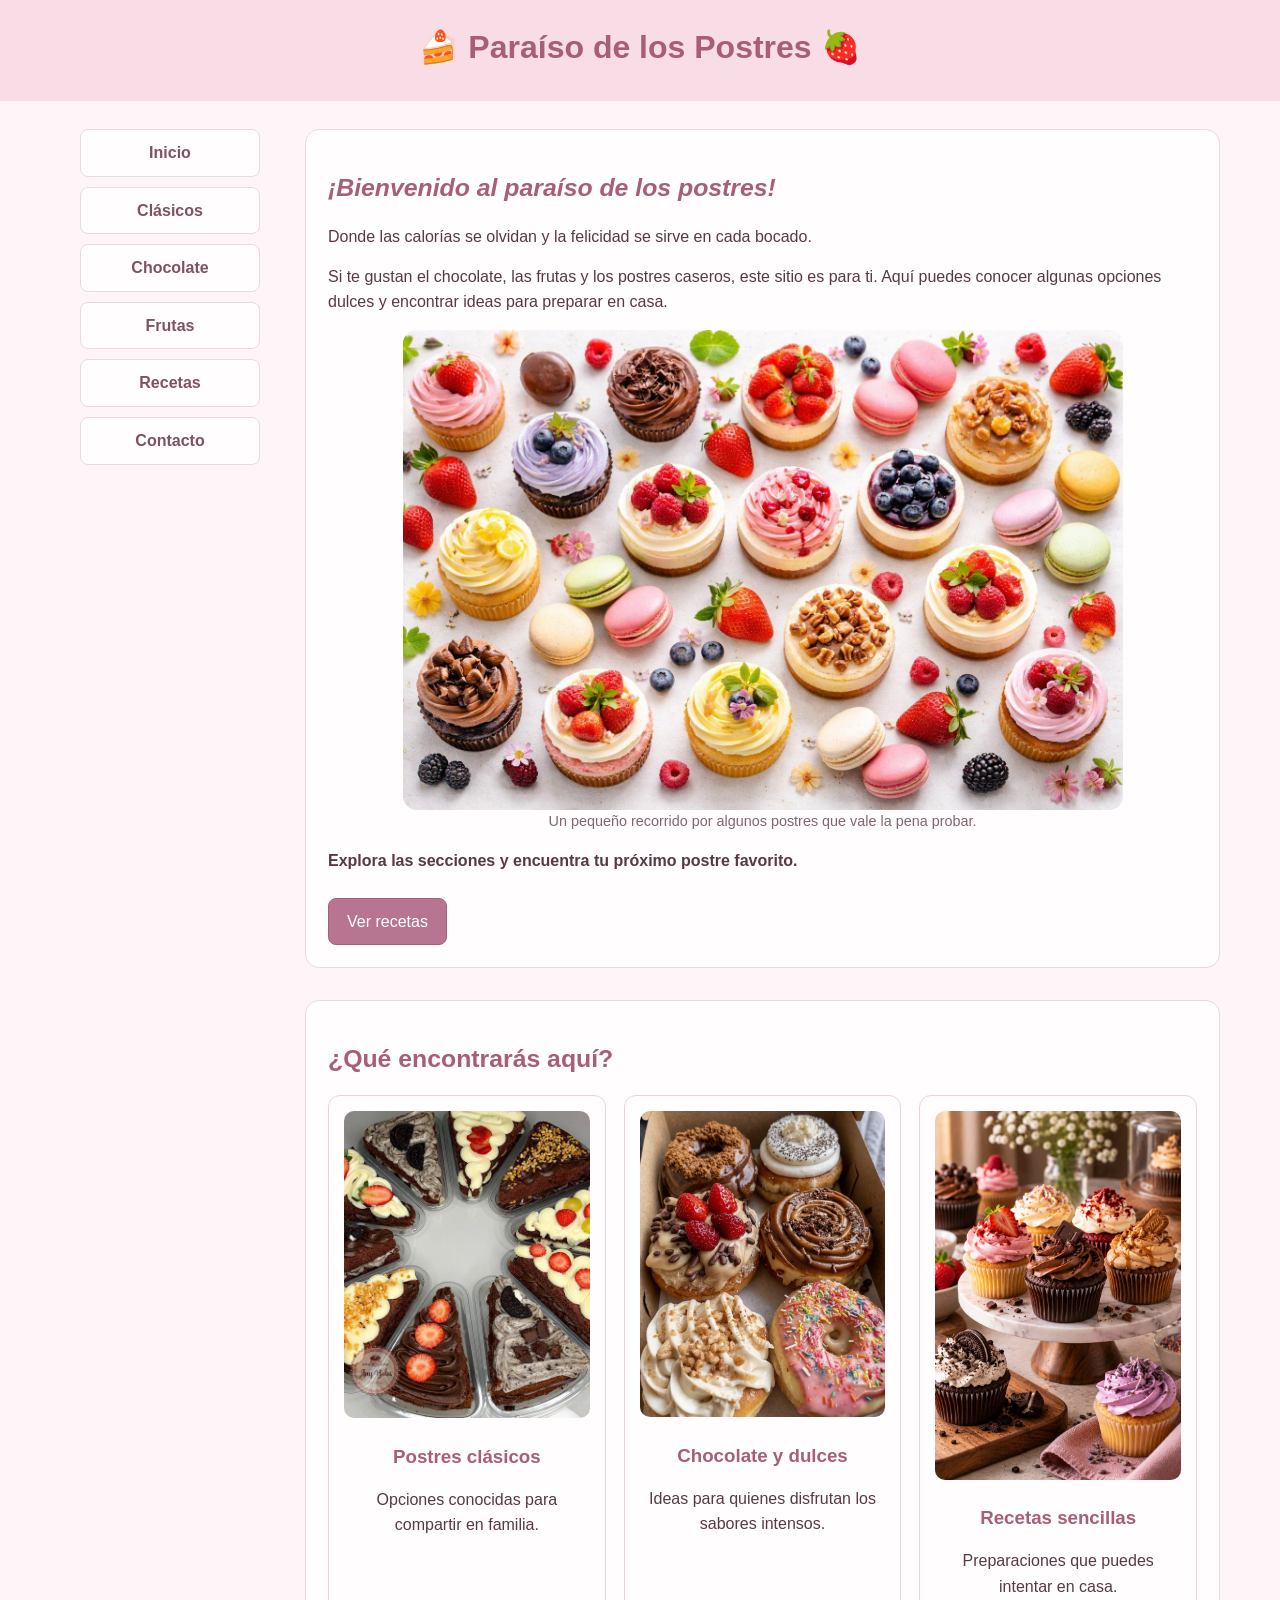
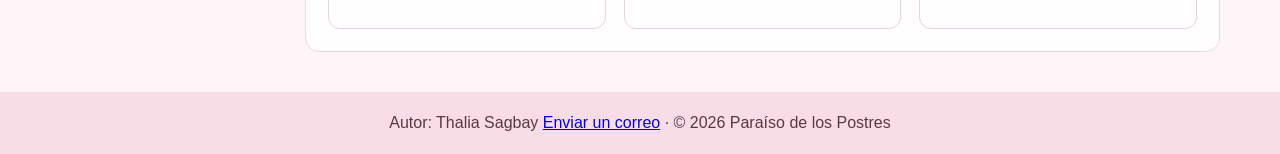
<file: index.html>
<!DOCTYPE html>
<html lang="es">

<head>
    <meta charset="UTF-8">
    <meta name="viewport" content="width=device-width, initial-scale=1.0">
    <title>Inicio | Paraíso de los Postres</title>
    <link rel="stylesheet" href="css/estilos.css">
</head>

<body>
    <div>
        <header>
            <h1>🍰 Paraíso de los Postres 🍓</h1>
        </header>

        <div class="layout-principal">
            <nav aria-label="Navegación principal">
                <ul>
                    <li><a href="index.html">Inicio</a></li>
                    <li><a href="Pages/clasicos.html">Clásicos</a></li>
                    <li><a href="Pages/chocolate.html">Chocolate</a></li>
                    <li><a href="Pages/frutas.html">Frutas</a></li>
                    <li><a href="Pages/recetas.html">Recetas</a></li>
                    <li><a href="contacto.php">Contacto</a></li>
                </ul>
            </nav>

            <main>
                <section class="seccion">
                    <h2 id="frase-inicio">¡Bienvenido al paraíso de los postres!</h2>
                    <p>Donde las calorías se olvidan y la felicidad se sirve en cada bocado.</p>
                    <p>Si te gustan el chocolate, las frutas y los postres caseros, este sitio es para ti. Aquí puedes
                        conocer algunas opciones dulces y encontrar ideas para preparar en casa.</p>
                    <figure>
                        <a href="Pages/clasicos.html">
                            <img class="imagen-principal" src="Imagenes/postre1.jpg"
                                alt="Variedad de postres y pasteles">
                        </a>
                        <figcaption>Un pequeño recorrido por algunos postres que vale la pena probar.</figcaption>
                    </figure>
                    <p class="texto-destacado">Explora las secciones y encuentra tu próximo postre favorito.</p>
                    <a class="boton" href="Pages/recetas.html">Ver recetas</a>
                </section>
                <section class="seccion">
                    <h2>¿Qué encontrarás aquí?</h2>
                    <div class="tarjetas">
                        <article class="tarjeta">
                            <a href="Pages/clasicos.html">
                                <img src="Imagenes/tarta.jpg" alt="Ilustración de una tarta con fresas">
                            </a>
                            <h3>Postres clásicos</h3>
                            <p>Opciones conocidas para compartir en familia.</p>
                        </article>
                        <article class="tarjeta">
                            <a href="Pages/chocolate.html">
                                <img src="Imagenes/donas.jpg" alt="Ilustración de donas glaseadas">
                            </a>
                            <h3>Chocolate y dulces</h3>
                            <p>Ideas para quienes disfrutan los sabores intensos.</p>
                        </article>
                        <article class="tarjeta">
                            <a href="Pages/recetas.html">
                                <img src="Imagenes/cupcakes.jpg" alt="Ilustración de un cupcake">
                            </a>
                            <h3>Recetas sencillas</h3>
                            <p>Preparaciones que puedes intentar en casa.</p>
                        </article>
                    </div>
                </section>
            </main>
        </div>

        <footer>
            <p>Autor: Thalia Sagbay <a href="mailto:tsagbayp@est.ups.edu.ec">Enviar un correo</a> · © 2026 Paraíso de
                los
                Postres</p>
        </footer>
        </div>
</body>

</html>
</file>
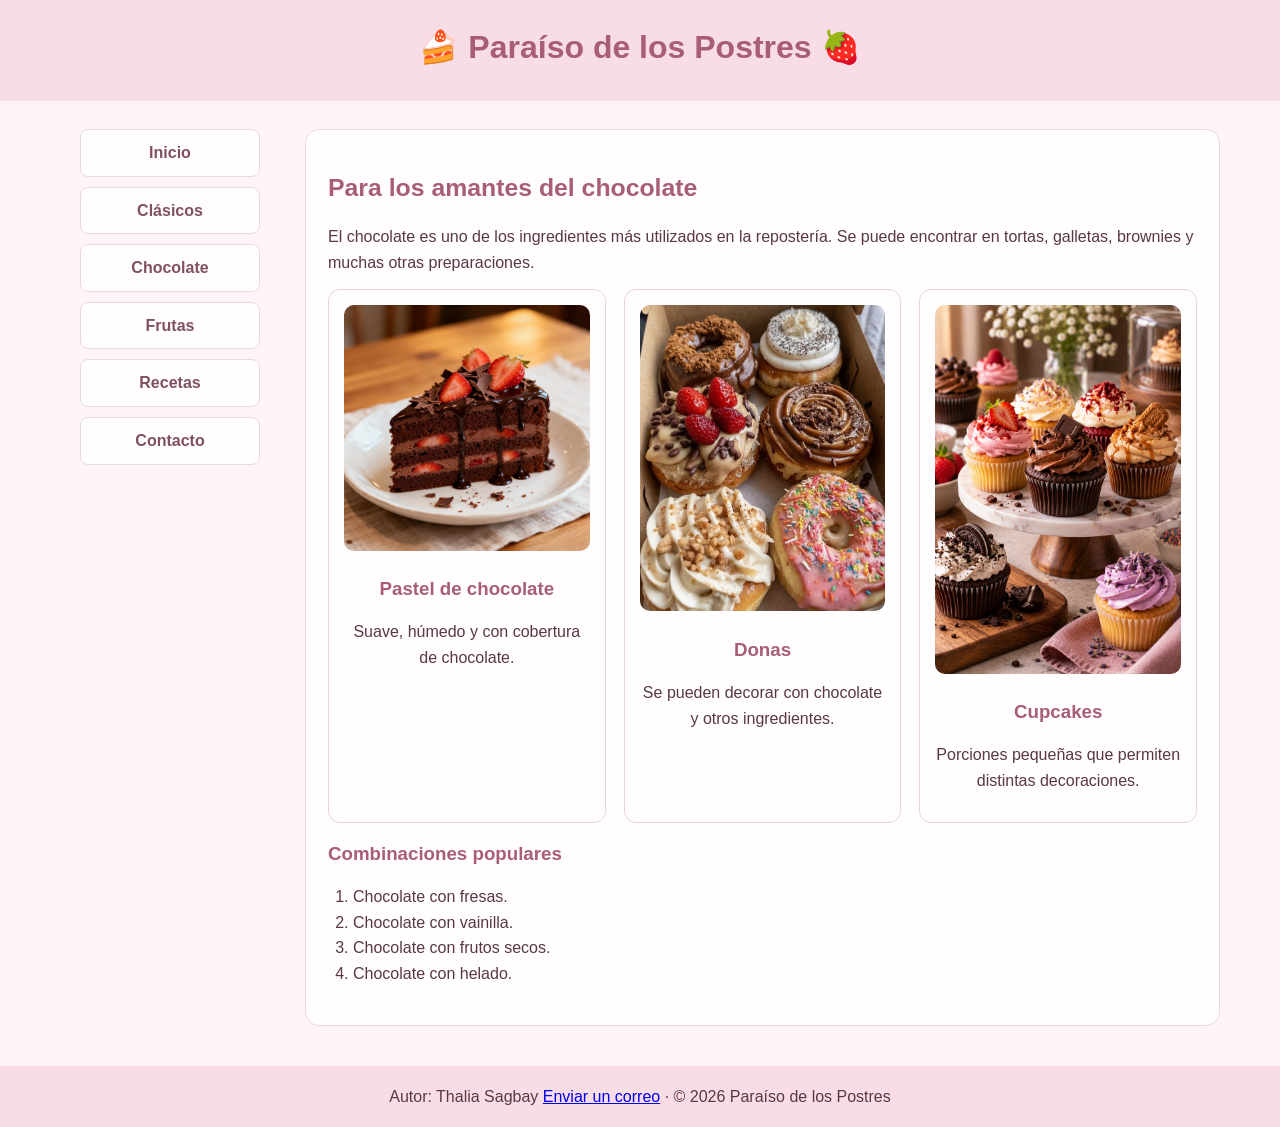
<file: Pages/chocolate.html>
<!DOCTYPE html>
<html lang="es">

<head>
    <meta charset="UTF-8">
    <meta name="viewport" content="width=device-width, initial-scale=1.0">
    <title>Chocolate | Paraíso de los Postres</title>
    <link rel="stylesheet" href="../css/estilos.css">
</head>

<body>
    <div>
        <header>
            <h1>🍰 Paraíso de los Postres 🍓</h1>
        </header>

        <div class="layout-principal">
            <nav aria-label="Navegación principal">
                <ul>
                    <li><a href="../index.html">Inicio</a></li>
                    <li><a href="../Pages/clasicos.html">Clásicos</a></li>
                    <li><a href="../Pages/chocolate.html">Chocolate</a></li>
                    <li><a href="../Pages/frutas.html">Frutas</a></li>
                    <li><a href="../Pages/recetas.html">Recetas</a></li>
                    <li><a href="../contacto.php">Contacto</a></li>
                </ul>
            </nav>


            <main>
                <section class="seccion">
                    <h2>Para los amantes del chocolate</h2>
                    <p>El chocolate es uno de los ingredientes más utilizados en la repostería. Se puede encontrar en
                        tortas, galletas, brownies y muchas otras preparaciones.</p>
                    <div class="tarjetas">
                        <article class="tarjeta"><img src="../Imagenes/pastel.jpg" alt="Postres variados">
                            <h3>Pastel de chocolate</h3>
                            <p>Suave, húmedo y con cobertura de chocolate.</p>
                        </article>
                        <article class="tarjeta"><img src="../Imagenes/donas.jpg" alt="Dona con glaseado">
                            <h3>Donas</h3>
                            <p>Se pueden decorar con chocolate y otros ingredientes.</p>
                        </article>
                        <article class="tarjeta"><img src="../Imagenes/cupcakes.jpg" alt="Cupcake decorado">
                            <h3>Cupcakes</h3>
                            <p>Porciones pequeñas que permiten distintas decoraciones.</p>
                        </article>
                    </div>
                    <h3>Combinaciones populares</h3>
                    <ol class="lista-pasos">
                        <li>Chocolate con fresas.</li>
                        <li>Chocolate con vainilla.</li>
                        <li>Chocolate con frutos secos.</li>
                        <li>Chocolate con helado.</li>
                    </ol>
                </section>
            </main>
        </div>

        <footer>
            <p>Autor: Thalia Sagbay <a href="mailto:tsagbayp@est.ups.edu.ec">Enviar un correo</a> · © 2026
                Paraíso de los Postres</p>
        </footer>
        </div>
</body>

</html>
</file>
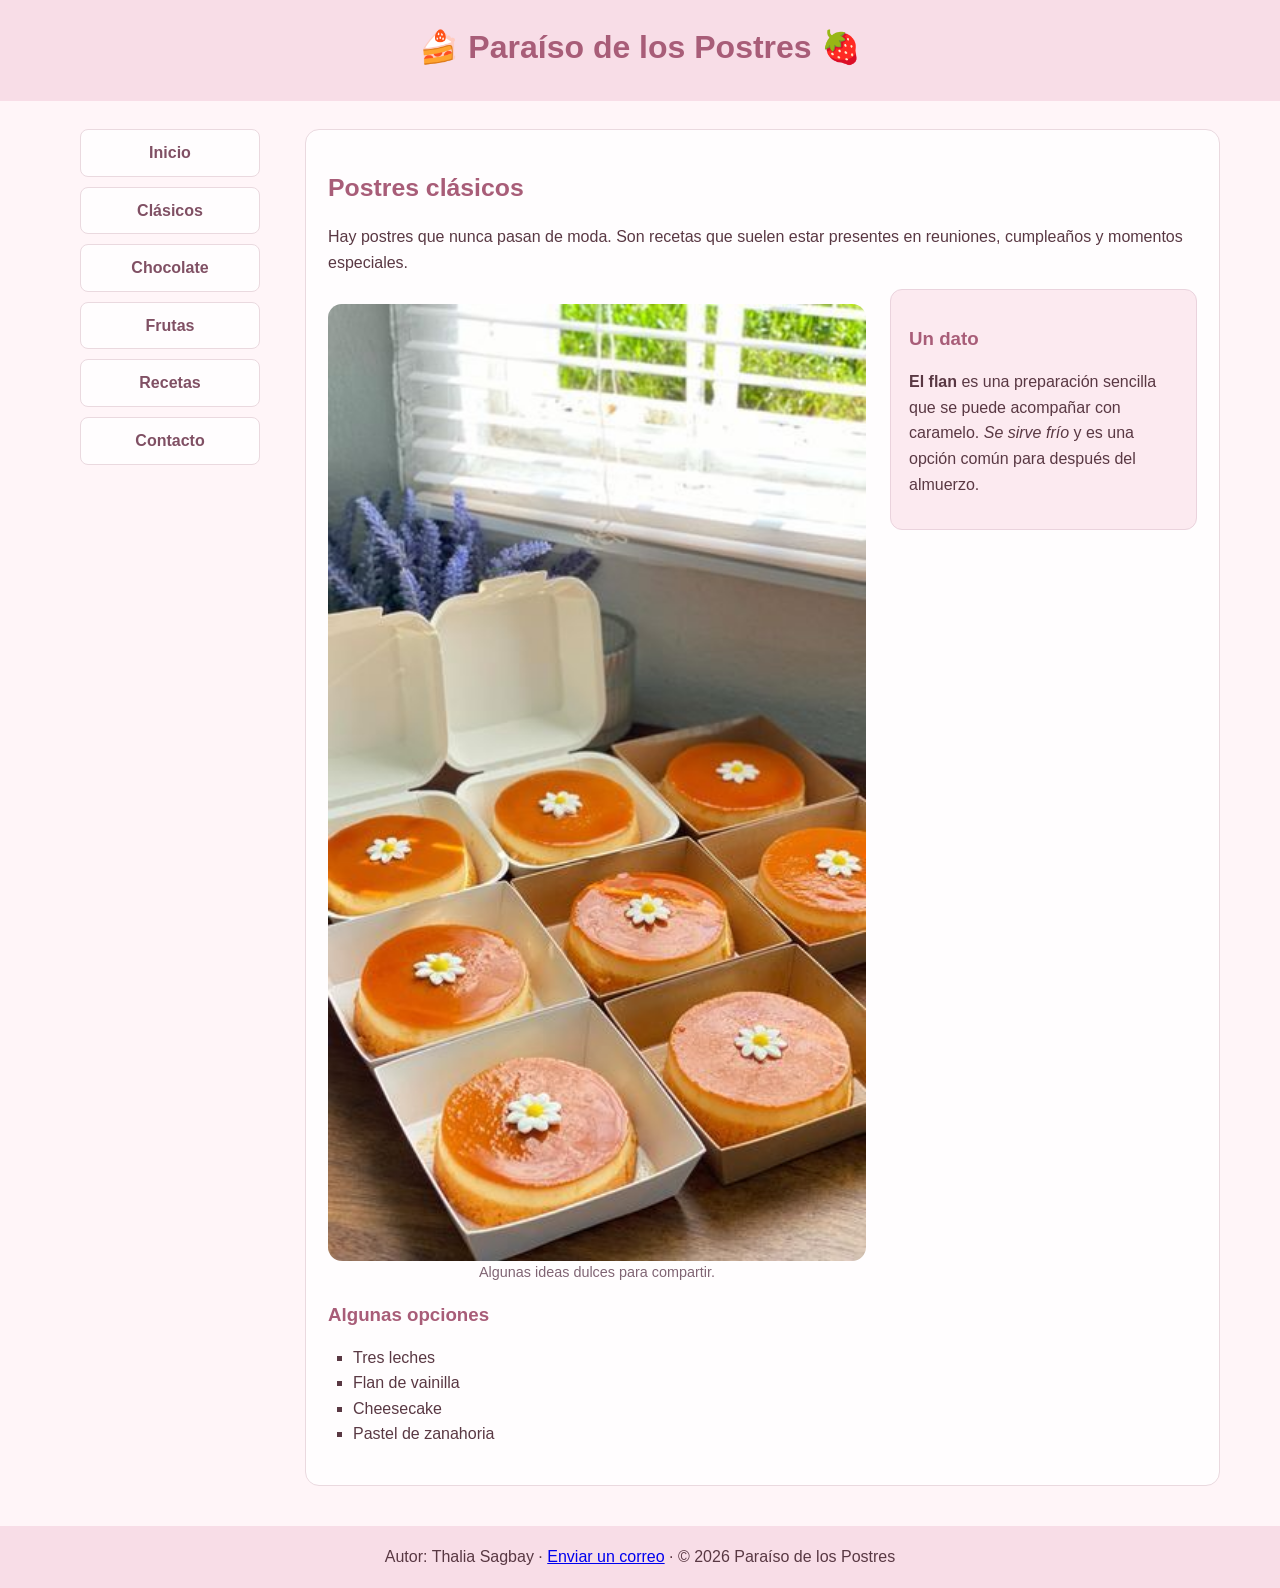
<file: Pages/clasicos.html>
<!DOCTYPE html>
<html lang="es">

<head>
    <meta charset="UTF-8">
    <meta name="viewport" content="width=device-width, initial-scale=1.0">
    <title>Clasicos | Paraíso de los Postres</title>
    <link rel="stylesheet" href="../css/estilos.css">
</head>

<body>
    <div>
        <header>
            <h1>🍰 Paraíso de los Postres 🍓</h1>
        </header>
        <div class="layout-principal">
            <nav aria-label="Navegación principal">
                <ul>
                    <li><a href="../index.html">Inicio</a></li>
                    <li><a href="../Pages/clasicos.html">Clásicos</a></li>
                    <li><a href="../Pages/chocolate.html">Chocolate</a></li>
                    <li><a href="../Pages/frutas.html">Frutas</a></li>
                    <li><a href="../Pages/recetas.html">Recetas</a></li>
                    <li><a href="../contacto.php">Contacto</a></li>
                </ul>
            </nav>


            <main>
                <section class="seccion">
                    <h2>Postres clásicos</h2>
                    <p>Hay postres que nunca pasan de moda. Son recetas que suelen estar presentes en reuniones,
                        cumpleaños y momentos especiales.</p>
                    <div class="contenido-dos-columnas">
                        <article>
                            <figure><img class="imagen-principal" src="../Imagenes/flan.jpg"
                                    alt="Selección de postres clásicos">
                                <figcaption>Algunas ideas dulces para compartir.</figcaption>
                            </figure>
                            <h3>Algunas opciones</h3>
                            <ul class="lista-postres">
                                <li>Tres leches</li>
                                <li>Flan de vainilla</li>
                                <li>Cheesecake</li>
                                <li>Pastel de zanahoria</li>
                            </ul>
                        </article>
                        <aside>
                            <h3>Un dato</h3>
                            <p><strong>El flan</strong> es una preparación sencilla que se puede acompañar con caramelo.
                                <em>Se sirve frío</em> y es una opción común para después del almuerzo.</p>
                        </aside>
                    </div>
                </section>
            </main>
        </div>

        <footer>
            <p>Autor: Thalia Sagbay · <a href="mailto:tsagbayp@est.ups.edu.ec">Enviar un correo</a> · © 2026 Paraíso de
                los Postres</p>
        </footer>
        </div>
</body>

</html>
</file>
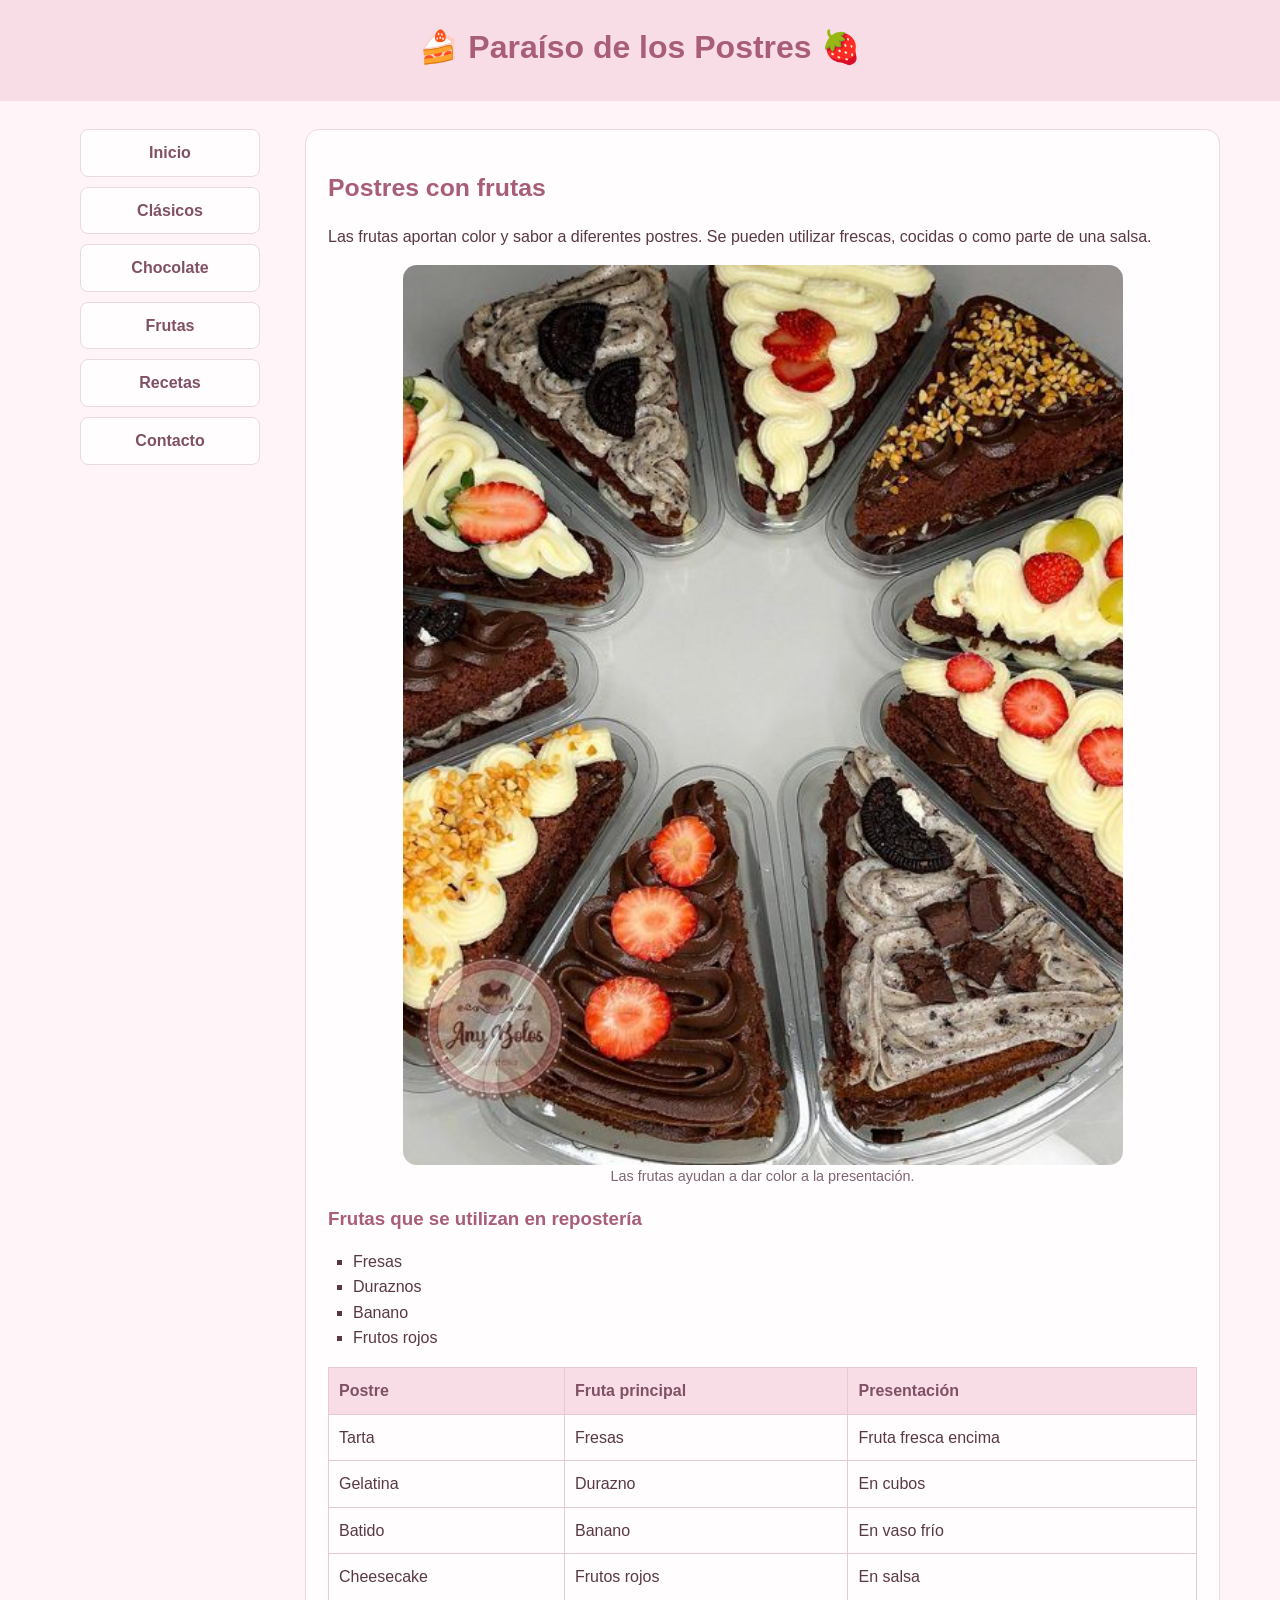
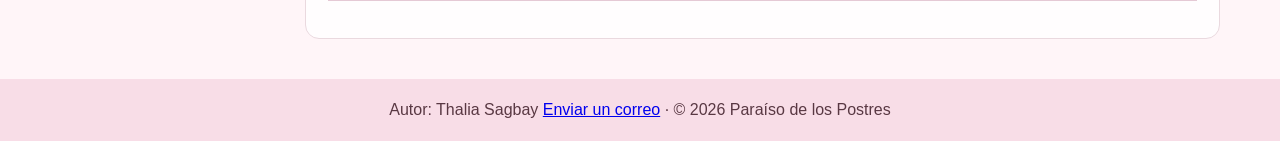
<file: Pages/frutas.html>
<!DOCTYPE html>
<html lang="es">

<head>
    <meta charset="UTF-8">
    <meta name="viewport" content="width=device-width, initial-scale=1.0">
    <title>Frutas | Paraíso de los Postres</title>
    <link rel="stylesheet" href="../css/estilos.css">
</head>

<body>
    <div>
    <header>
        <h1>🍰 Paraíso de los Postres 🍓</h1>
    </header>

    <div class="layout-principal">
        <nav aria-label="Navegación principal">
            <ul>
                <li><a href="../index.html">Inicio</a></li>
                <li><a href="../Pages/clasicos.html">Clásicos</a></li>
                <li><a href="../Pages/chocolate.html">Chocolate</a></li>
                <li><a href="../Pages/frutas.html">Frutas</a></li>
                <li><a href="../Pages/recetas.html">Recetas</a></li>
                <li><a href="../contacto.php">Contacto</a></li>
            </ul>
        </nav>


        <main>
            <section class="seccion">
                <h2>Postres con frutas</h2>
                <p>Las frutas aportan color y sabor a diferentes postres. Se pueden utilizar frescas, cocidas o como
                    parte de una salsa.</p>
                <figure><img class="imagen-principal" src="../Imagenes/tarta.jpg" alt="Tarta decorada con fruta">
                    <figcaption>Las frutas ayudan a dar color a la presentación.</figcaption>
                </figure>
                <h3>Frutas que se utilizan en repostería</h3>
                <ul class="lista-postres">
                    <li>Fresas</li>
                    <li>Duraznos</li>
                    <li>Banano</li>
                    <li>Frutos rojos</li>
                </ul>
                <table>
                    <thead>
                        <tr>
                            <th>Postre</th>
                            <th>Fruta principal</th>
                            <th>Presentación</th>
                        </tr>
                    </thead>
                    <tbody>
                        <tr>
                            <td>Tarta</td>
                            <td>Fresas</td>
                            <td>Fruta fresca encima</td>
                        </tr>
                        <tr>
                            <td>Gelatina</td>
                            <td>Durazno</td>
                            <td>En cubos</td>
                        </tr>
                        <tr>
                            <td>Batido</td>
                            <td>Banano</td>
                            <td>En vaso frío</td>
                        </tr>
                        <tr>
                            <td>Cheesecake</td>
                            <td>Frutos rojos</td>
                            <td>En salsa</td>
                        </tr>
                    </tbody>
                </table>
            </section>
        </main>
    </div>

    <footer>
        <p>Autor: Thalia Sagbay  <a href="mailto:tsagbayp@est.ups.edu.ec">Enviar un correo</a> · © 2026
            Paraíso de los Postres</p>
    </footer>
    </div>
</body>

</html>
</file>
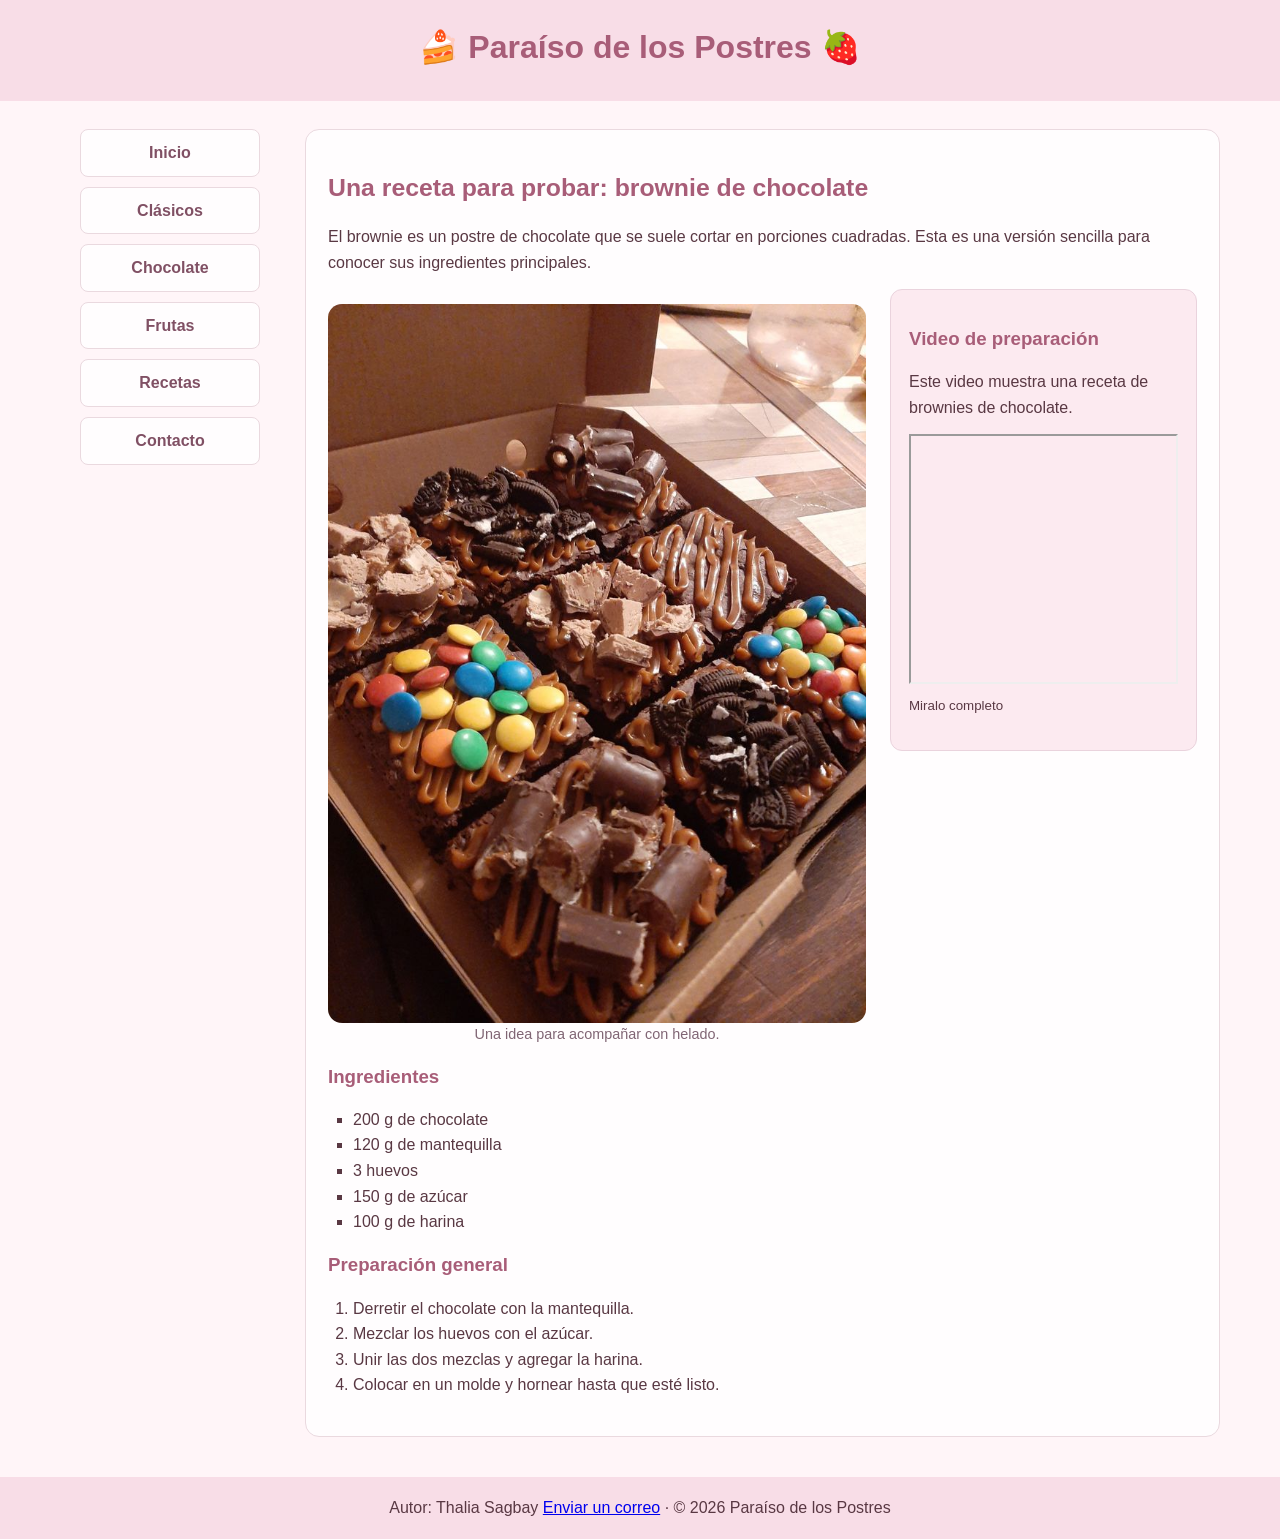
<file: Pages/recetas.html>
<!DOCTYPE html>
<html lang="es">

<head>
    <meta charset="UTF-8">
    <meta name="viewport" content="width=device-width, initial-scale=1.0">
    <title>Recetas | Paraíso de los Postres</title>
    <link rel="stylesheet" href="../css/estilos.css">
</head>

<body>
    <div>
        <header>
            <h1>🍰 Paraíso de los Postres 🍓</h1>
        </header>

        <div class="layout-principal">

            <nav aria-label="Navegación principal">
                <ul>
                    <li><a href="../index.html">Inicio</a></li>
                    <li><a href="../Pages/clasicos.html">Clásicos</a></li>
                    <li><a href="../Pages/chocolate.html">Chocolate</a></li>
                    <li><a href="../Pages/frutas.html">Frutas</a></li>
                    <li><a href="../Pages/recetas.html">Recetas</a></li>
                    <li><a href="../contacto.php">Contacto</a></li>
                </ul>
            </nav>


            <main>
                <section class="seccion">
                    <h2>Una receta para probar: brownie de chocolate</h2>
                    <p>El brownie es un postre de chocolate que se suele cortar en porciones cuadradas. Esta es una
                        versión sencilla para conocer sus ingredientes principales.</p>
                    <div class="contenido-dos-columnas">
                        <article>
                            <figure><img class="imagen-principal" src="../Imagenes/brownie.jpg"
                                    alt="Postres de chocolate">
                                <figcaption>Una idea para acompañar con helado.</figcaption>
                            </figure>
                            <h3>Ingredientes</h3>
                            <ul class="lista-postres">
                                <li>200 g de chocolate</li>
                                <li>120 g de mantequilla</li>
                                <li>3 huevos</li>
                                <li>150 g de azúcar</li>
                                <li>100 g de harina</li>
                            </ul>
                            <h3>Preparación general</h3>
                            <ol class="lista-pasos">
                                <li>Derretir el chocolate con la mantequilla.</li>
                                <li>Mezclar los huevos con el azúcar.</li>
                                <li>Unir las dos mezclas y agregar la harina.</li>
                                <li>Colocar en un molde y hornear hasta que esté listo.</li>
                            </ol>
                        </article>
                        <aside>
                            <h3>Video de preparación</h3>
                            <p>Este video muestra una receta de brownies de chocolate.</p>
                            <div class="video-contenedor">
                                <iframe width="100%" height="250"
                                    src="https://www.youtube-nocookie.com/embed/_a2lzH92JtA"
                                    title="Receta de brownies de chocolate"
                                    allow="accelerometer; autoplay; clipboard-write; encrypted-media; gyroscope; picture-in-picture; web-share"
                                    referrerpolicy="strict-origin-when-cross-origin" allowfullscreen></iframe>
                            </div>
                            <p><small>Miralo completo</small></p>
                        </aside>
                    </div>
                </section>
            </main>

        </div>

        <footer>
            <p>Autor: Thalia Sagbay <a href="mailto:tsagbayp@est.ups.edu.ec">Enviar un correo</a> · © 2026
                Paraíso de los Postres</p>
        </footer>
        </div>
</body>

</html>
</file>
<file: css/estilos.css>
/* Estilos generales */
* {
    box-sizing: border-box;
}

body {
    margin: 0;
    background-color: #FFF5F8;
    color: #593843;
    font-family: Arial, sans-serif;
    font-size: 16px;
    line-height: 1.6;
}

h1,
h2,
h3 {
    color: #A85D78;
    line-height: 1.25;
}

h1 {
    font-size: 2rem;
}

h2 {
    font-size: 1.55rem;
}

p {
    margin: 0 0 14px;
}

/* Cabecera y navegación */
header {
    display: flex;
    flex-direction: column;
    justify-content: center;
    align-items: center;
    gap: 12px;
    background-color: #F8DDE7;
    padding: 22px 18px;
    text-align: center;
}

header h1 {
    margin: 5px 0 12px;
}

nav ul {
    display: flex;
    justify-content: center;
    align-items: center;
    flex-wrap: wrap;
    gap: 8px;
    list-style-type: none;
    margin: 0;
    padding: 0;
}

nav li a {
    display: block;
    width: 180px;
    text-align: center;
    padding: 10px;
    background-color: #FFFDFE;
    border: 1px solid #EAD9DF;
    border-radius: 8px;
    color: #805064;
    text-decoration: none;
    font-weight: bold;
}

nav a:hover {
    background-color: #A85D78;
    color: #FFFFFF;
}

nav a:active {
    background-color: #87445E;
    color: #FFFFFF;
}

/* Contenido y modelo de caja */
main {
    display: flex;
    flex-direction: column;
    gap: 22px;
    max-width: 1100px;
    margin: 28px auto;
    padding: 0 20px;
}

.contenido-dos-columnas {
    display: flex;
    align-items: flex-start;
    gap: 24px;
}

.contenido-dos-columnas article {
    flex: 2;
}

.contenido-dos-columnas aside {
    flex: 1;
    background-color: #FCEAF0;
    border: 1px solid #EAD3DD;
    border-radius: 12px;
    padding: 18px;
}

.seccion {
    background-color: #FFFDFE;
    border: 1px solid #EAD9DF;
    border-radius: 14px;
    padding: 22px;
    margin-bottom: 10px;
}

.tarjetas {
    display: flex;
    flex-wrap: wrap;
    justify-content: center;
    gap: 18px;
}

.tarjeta {
    flex: 1 1 230px;
    max-width: 330px;
    background-color: #FFFDFE;
    border: 1px solid #EAD3DD;
    border-radius: 12px;
    padding: 15px;
    text-align: center;
}

.tarjeta img {
    width: 100%;
    max-width: 280px;
    height: auto;
    border-radius: 10px;
}

.imagen-principal {
    display: block;
    width: 100%;
    max-width: 720px;
    height: auto;
    margin: 0 auto;
    border-radius: 14px;
}

figure {
    margin: 15px 0;
}

figcaption {
    color: #806574;
    font-size: 0.9rem;
    text-align: center;
}

/* Selectores de clase, identificador y descendientes */
.texto-destacado {
    color: #805064;
    font-weight: bold;
}

#frase-inicio {
    color: #A85D78;
    font-style: italic;
}

.seccion p {
    color: #593843;
}

/* Enlaces y botones */
.boton {
    display: inline-block;
    margin-top: 10px;
    padding: 10px 18px;
    background-color: #B87591;
    border: 1px solid #A85D78;
    border-radius: 8px;
    color: #FFFFFF;
    text-decoration: none;
}

.boton:hover {
    background-color: #A85D78;
}

/* Listas y tablas */
.lista-postres {
    list-style-type: square;
    padding-left: 25px;
}

.lista-pasos {
    list-style-type: decimal;
    padding-left: 25px;
}

table {
    width: 100%;
    border-collapse: collapse;
    margin: 15px 0;
    background-color: #FFFDFE;
}

th,
td {
    border: 1px solid #E5C9D5;
    padding: 10px;
    text-align: left;
}

th {
    background-color: #F8DDE7;
    color: #805064;
}

/* Formulario */
form {
    max-width: 720px;
    margin: 0 auto;
}

fieldset {
    border: 1px solid #E5C9D5;
    border-radius: 10px;
    padding: 18px;
}

legend {
    color: #805064;
    font-weight: bold;
    padding: 0 8px;
}

label {
    display: block;
    margin: 12px 0 5px;
    font-weight: bold;
}

input,
textarea {
    display: block;
    width: 100%;
    padding: 10px;
    border: 1px solid #D9B8C6;
    border-radius: 7px;
    font: inherit;
}

input:focus,
textarea:focus {
    outline: 2px solid #D49AB0;
    border-color: #A85D78;
}

textarea {
    min-height: 140px;
    resize: vertical;
}

.mensaje-exito {
    background-color: #EEF7EF;
    border: 1px solid #B9D8BC;
    padding: 12px;
    border-radius: 8px;
}

.mensaje-error {
    background-color: #FCEBED;
    border: 1px solid #E5B8C0;
    padding: 12px;
    border-radius: 8px;
}

/* Pie de página */
footer {
    display: flex;
    justify-content: center;
    align-items: center;
    gap: 12px;
    background-color: #F8DDE7;
    padding: 18px;
    margin-top: 30px;
    text-align: center;
}

footer p {
    margin: 0;
}

/* Distribución del menú y contenido principal */
.layout-principal {
    display: flex;
    justify-content: center;
    align-items: flex-start;
    gap: 25px;
    max-width: 1200px;
    margin: 28px auto;
    padding: 0 20px;
}

/* Menú lateral */
.layout-principal nav {
    flex: 0 0 220px;
}

.layout-principal nav ul {
    display: flex;
    flex-direction: column;
    gap: 10px;
}

/* Contenido principal */
.layout-principal main {
    flex: 1;
    min-width: 0;
    max-width: none;
    margin: 0;
    padding: 0;
}

/* Adaptación a pantallas pequeñas */
@media (max-width: 700px) {
    .layout-principal {
        flex-direction: column;
        align-items: stretch;
    }

    .layout-principal nav {
        width: 100%;
        flex-basis: auto;
    }

    .layout-principal nav ul {
        flex-direction: row;
        justify-content: center;
        flex-wrap: wrap;
    }

    .layout-principal main {
        width: 100%;
    }
}
</file>
